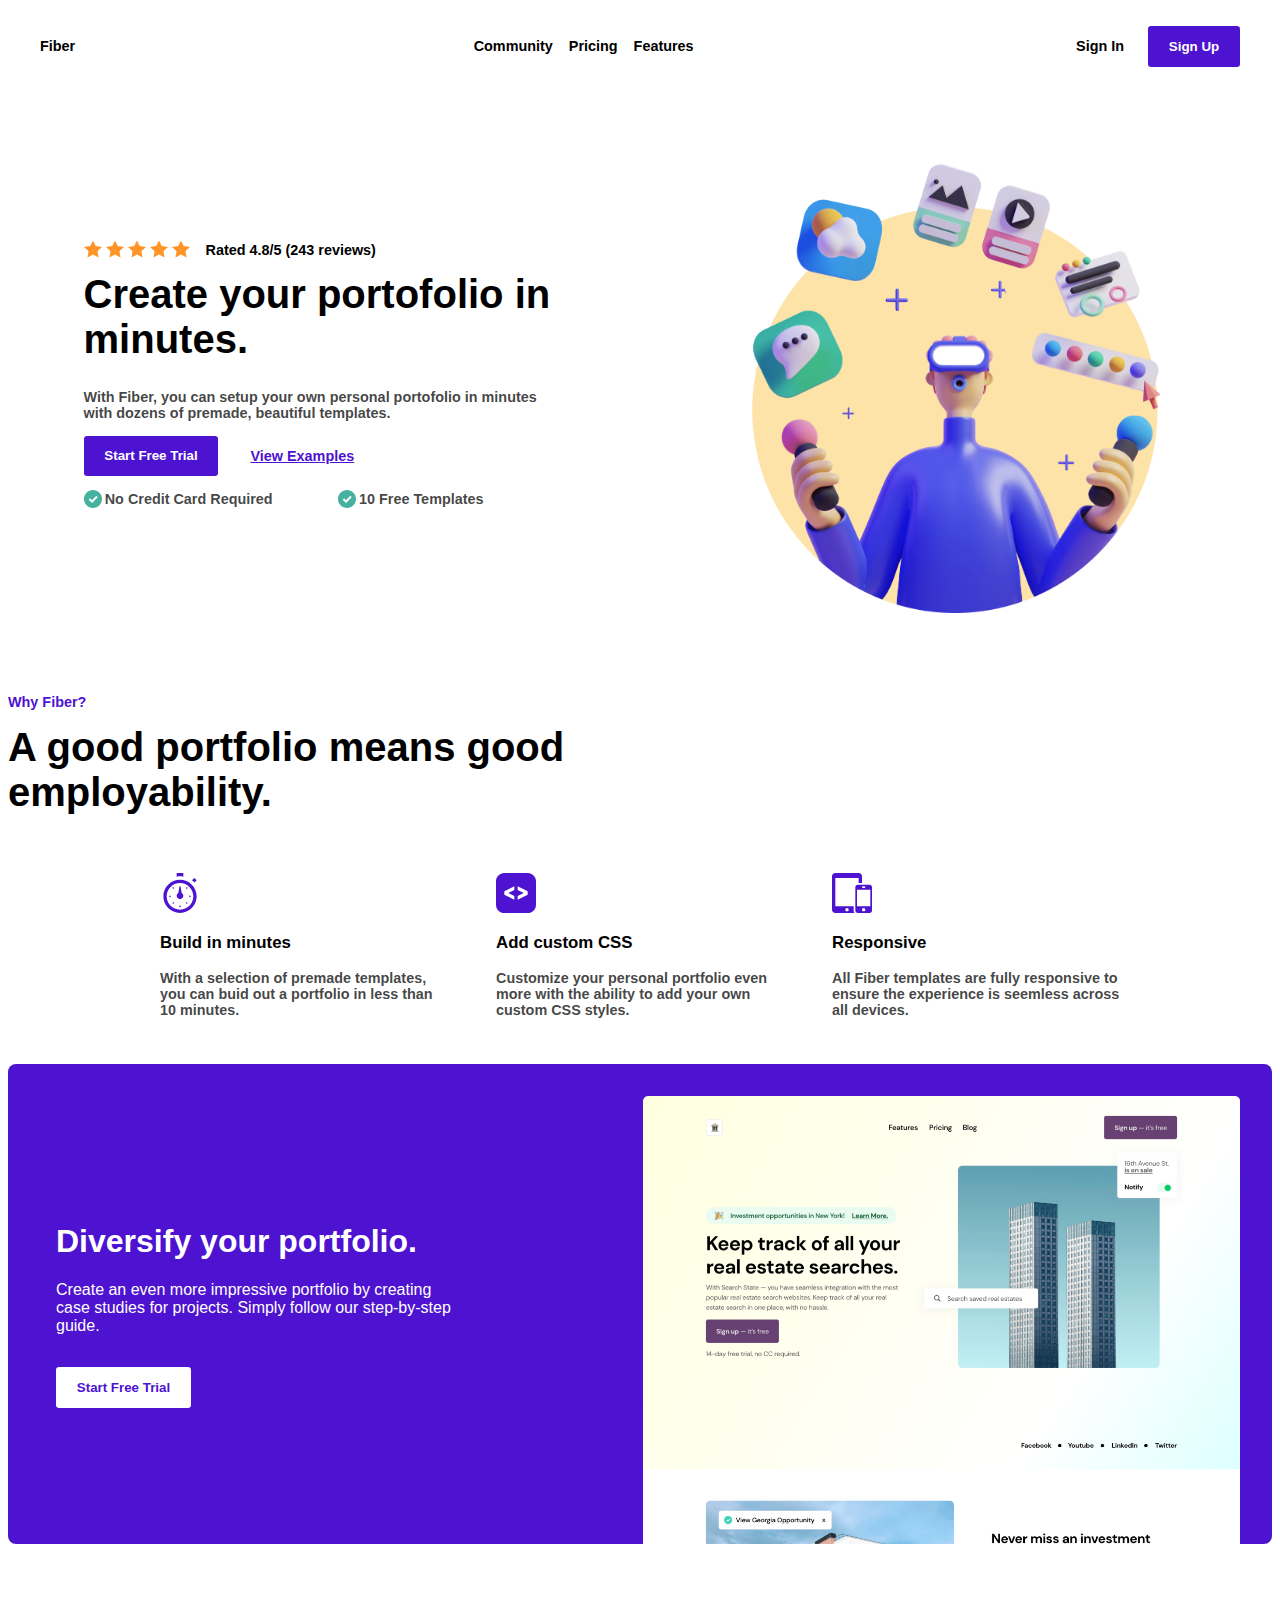
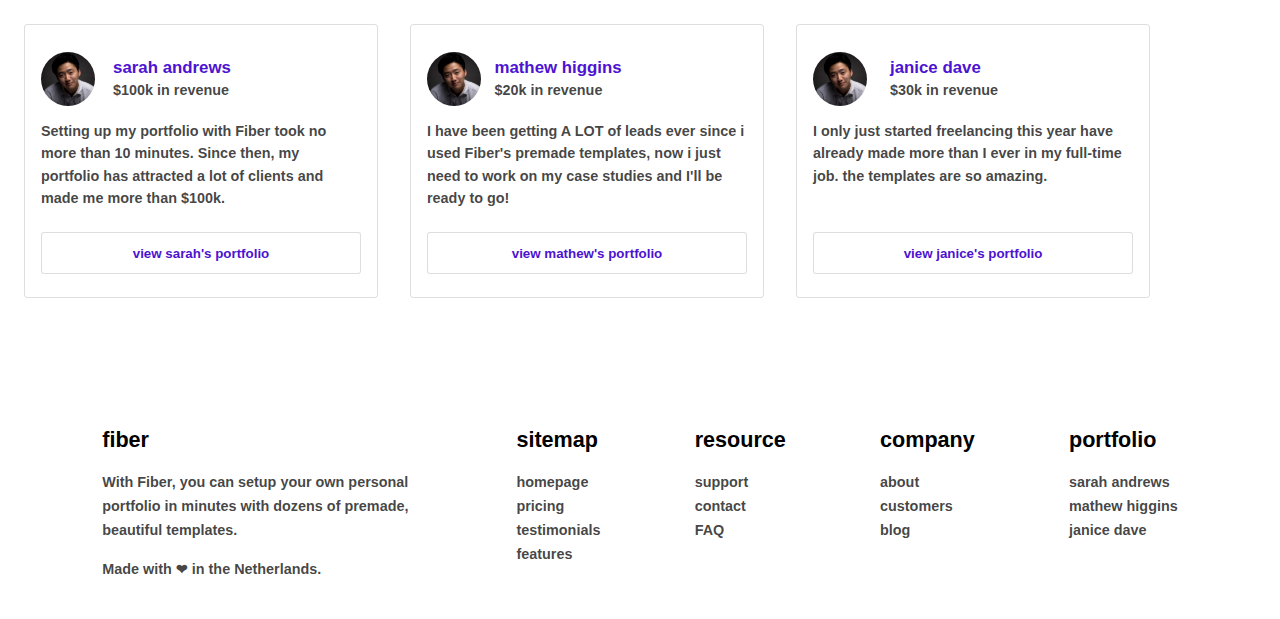
<file: index.html>
<!DOCTYPE html>
<html lang="en">

<head>
    <meta charset="UTF-8">
    <meta http-equiv="X-UA-Compatible" content="IE=edge">
    <meta name="viewport" content="width=device-width, initial-scale=1.0">
    <link rel="stylesheet" href="Design/index.css">
    <title>Fiber starter</title>
</head>

<body>
    <div class="wrapper">
        <div class="nav-bar">
            <div class="logo">
                <p>Fiber</p>
            </div>
            <div class="menu">
                <ul>
                    <li><a href="#">Community</a></li>
                    <li><a href="#">Pricing</a></li>
                    <li><a href="#">Features</a></li>
                </ul>
            </div>
            <div class="nav-sign">
                <div class="sign-in">
                    <a href="./index-2.html"><p>Sign In</p></a>
                </div>
                <div class="sign-up">
                    <a href="./index-2.html"><button>
                        Sign Up
                    </button>
                    </a>
                </div>
            </div>
        </div>
        <div class="hero-flex">
            <div class="detail">
                <div class="rating">
                    <div class="stars">
                        <svg width="18" height="18" viewBox="0 0 18 18" fill="none" xmlns="http://www.w3.org/2000/svg">
                            <path d="M9 0.440247L11.751 6.11625L18 6.9795L13.452 11.3505L14.562 17.5597L9 14.5845L3.43725 17.5597L4.548 11.3505L0 6.9795L6.249 6.11625L9 0.440247Z" fill="#FF9529"/>
                            </svg>
                        <svg width="18" height="18" viewBox="0 0 18 18" fill="none" xmlns="http://www.w3.org/2000/svg">
                                <path d="M9 0.440247L11.751 6.11625L18 6.9795L13.452 11.3505L14.562 17.5597L9 14.5845L3.43725 17.5597L4.548 11.3505L0 6.9795L6.249 6.11625L9 0.440247Z" fill="#FF9529"/>
                                </svg>
                        <svg width="18" height="18" viewBox="0 0 18 18" fill="none" xmlns="http://www.w3.org/2000/svg">
                                    <path d="M9 0.440247L11.751 6.11625L18 6.9795L13.452 11.3505L14.562 17.5597L9 14.5845L3.43725 17.5597L4.548 11.3505L0 6.9795L6.249 6.11625L9 0.440247Z" fill="#FF9529"/>
                                    </svg>
                        <svg width="18" height="18" viewBox="0 0 18 18" fill="none" xmlns="http://www.w3.org/2000/svg">
                                        <path d="M9 0.440247L11.751 6.11625L18 6.9795L13.452 11.3505L14.562 17.5597L9 14.5845L3.43725 17.5597L4.548 11.3505L0 6.9795L6.249 6.11625L9 0.440247Z" fill="#FF9529"/>
                                        </svg>
                        <svg width="18" height="18" viewBox="0 0 18 18" fill="none" xmlns="http://www.w3.org/2000/svg">
                                            <path d="M9 0.440247L11.751 6.11625L18 6.9795L13.452 11.3505L14.562 17.5597L9 14.5845L3.43725 17.5597L4.548 11.3505L0 6.9795L6.249 6.11625L9 0.440247Z" fill="#FF9529"/>
                                            </svg>
                    </div>
                    <div class="rat">
                        <p>
                            Rated 4.8/5 (243 reviews)
                        </p>
                    </div>
                </div>
                <div class="description">
                    <h1>
                        Create your portofolio in minutes.
                    </h1>
                    <p>
                        With Fiber, you can setup your own personal portofolio in minutes with dozens of premade, beautiful templates.
                    </p>
                    <div class="sign-tr-flex">
                        <div class="trial-btn">
                            <button>
                                Start Free Trial
                            </button>
                            <div class="more">
                                <a>View Examples</a>
                            </div>
                        </div>
                        <div class="tick-flex">
                            <div class="tick-cld">
                                <svg width="18" height="18" viewBox="0 0 24 24" fill="none" xmlns="http://www.w3.org/2000/svg">
                                    <path d="M12 0C5.373 0 0 5.373 0 12C0 18.627 5.373 24 12 24C18.627 24 24 18.627 24 12C24 5.373 18.627 0 12 0ZM10.75 17.292L6.25 12.928L8.107 11.07L10.75 13.576L16.393 7.792L18.25 9.649L10.75 17.292Z" fill="#45B19E"/>
                                    </svg>
                                <p>No Credit Card Required</p>
                            </div>
                            <div class="tick-cld">
                                <svg width="18" height="18" viewBox="0 0 24 24" fill="none" xmlns="http://www.w3.org/2000/svg">
                                    <path d="M12 0C5.373 0 0 5.373 0 12C0 18.627 5.373 24 12 24C18.627 24 24 18.627 24 12C24 5.373 18.627 0 12 0ZM10.75 17.292L6.25 12.928L8.107 11.07L10.75 13.576L16.393 7.792L18.25 9.649L10.75 17.292Z" fill="#45B19E"/>
                                    </svg>
                                <p>
                                    10 Free Templates
                                </p>
                            </div>
                        </div>
                    </div>
                </div>
            </div>
            <div class="hero-img">
                <img src="./Assests/hero-Illustration.png" alt="hero-image">
            </div>
        </div>
        <div class="features">
            <p>Why Fiber?</p>
            <h1>
                A good portfolio means good employability.
            </h1>
            <div class="features-flex">
                <div class="features-cld">
                    <svg width="40" height="40" viewBox="0 0 40 40" fill="none" xmlns="http://www.w3.org/2000/svg">
                <path d="M21.6666 20L20.52 13.3333H19.505L18.3333 20C17.34 20.5783 16.6666 21.64 16.6666 22.8717C16.6666 24.7117 18.16 26.205 20 26.205C21.84 26.205 23.3333 24.7117 23.3333 22.8717C23.3333 21.64 22.66 20.5783 21.6666 20ZM20 6.66667C10.7966 6.66667 3.33331 14.1283 3.33331 23.3333C3.33331 32.5383 10.7966 40 20 40C29.2033 40 36.6666 32.5383 36.6666 23.3333C36.6666 14.1283 29.2033 6.66667 20 6.66667ZM20 36.6667C12.6483 36.6667 6.66665 30.685 6.66665 23.3333C6.66665 15.9817 12.6483 10 20 10C27.3516 10 33.3333 15.9817 33.3333 23.3333C33.3333 30.685 27.3516 36.6667 20 36.6667ZM16.6666 3.635V0H23.3333V3.635C20.9366 3.23 19.0133 3.23833 16.6666 3.635ZM31.965 7.345L34.31 5L36.6666 7.35667L34.465 9.55833C33.695 8.75167 32.8583 8.015 31.965 7.345ZM10.8333 23.3333C10.8333 23.7933 10.46 24.1667 9.99998 24.1667C9.53998 24.1667 9.16665 23.7933 9.16665 23.3333C9.16665 22.8733 9.53998 22.5 9.99998 22.5C10.46 22.5 10.8333 22.8733 10.8333 23.3333ZM30.8333 23.3333C30.8333 23.7933 30.46 24.1667 30 24.1667C29.54 24.1667 29.1666 23.7933 29.1666 23.3333C29.1666 22.8733 29.54 22.5 30 22.5C30.46 22.5 30.8333 22.8733 30.8333 23.3333ZM20.8333 33.3333C20.8333 33.7933 20.46 34.1667 20 34.1667C19.54 34.1667 19.1666 33.7933 19.1666 33.3333C19.1666 32.8733 19.54 32.5 20 32.5C20.46 32.5 20.8333 32.8733 20.8333 33.3333ZM14.1666 30C14.1666 30.46 13.7933 30.8333 13.3333 30.8333C12.8733 30.8333 12.5 30.46 12.5 30C12.5 29.54 12.8733 29.1667 13.3333 29.1667C13.7933 29.1667 14.1666 29.54 14.1666 30ZM27.5 30C27.5 30.46 27.1266 30.8333 26.6666 30.8333C26.2066 30.8333 25.8333 30.46 25.8333 30C25.8333 29.54 26.2066 29.1667 26.6666 29.1667C27.1266 29.1667 27.5 29.54 27.5 30ZM14.1666 15C14.1666 15.46 13.7933 15.8333 13.3333 15.8333C12.8733 15.8333 12.5 15.46 12.5 15C12.5 14.54 12.8733 14.1667 13.3333 14.1667C13.7933 14.1667 14.1666 14.54 14.1666 15ZM27.5 15C27.5 15.46 27.1266 15.8333 26.6666 15.8333C26.2066 15.8333 25.8333 15.46 25.8333 15C25.8333 14.54 26.2066 14.1667 26.6666 14.1667C27.1266 14.1667 27.5 14.54 27.5 15Z" fill="#4D13D1"/>
                </svg>
                    <h3>
                        Build in minutes
                    </h3>
                    <p>
                        With a selection of premade templates, you can buid out a portfolio in less than 10 minutes.
                    </p>
                </div>
                <div class="features-cld">
                    <svg width="40" height="40" viewBox="0 0 40 40" fill="none" xmlns="http://www.w3.org/2000/svg">
                <path d="M31.6667 0H8.33333C3.73167 0 0 3.73167 0 8.33333V31.6667C0 36.2683 3.73167 40 8.33333 40H31.6667C36.27 40 40 36.2683 40 31.6667V8.33333C40 3.73167 36.27 0 31.6667 0ZM18.3333 16.9983L12.2667 20L18.3333 22.9933V26.6667L8.33333 21.775V18.2233L18.3333 13.3333V16.9983ZM31.6667 21.775L21.6667 26.6667V22.9933L27.7333 20L21.6667 16.9983V13.3333L31.6667 18.225V21.775Z" fill="#4D13D1"/>
                </svg>
                    <h3>
                        Add custom CSS
                    </h3>
                    <p>
                        Customize your personal portfolio even more with the ability to add your own custom CSS styles.
                    </p>
                </div>
                <div class="features-cld">
                    <svg width="40" height="40" viewBox="0 0 40 40" fill="none" xmlns="http://www.w3.org/2000/svg">
                <path fill-rule="evenodd" clip-rule="evenodd" d="M22.605 40H3.33333C1.49333 40 0 38.5067 0 36.6667V3.33333C0 1.49333 1.49333 0 3.33333 0H26.6667C28.5067 0 30 1.49333 30 3.33333V10H26.6667V5H3.33333V33.3333H21.6667V37.5C21.6667 38.3733 21.97 39.4583 22.605 40ZM37.5 11.6667C38.88 11.6667 40 12.7867 40 14.1667V37.5C40 38.8767 38.8817 40 37.5 40H25.8333C24.4517 40 23.3333 38.875 23.3333 37.5V14.1667C23.3333 12.7883 24.455 11.6667 25.8333 11.6667H37.5ZM15 35C15.92 35 16.6667 35.7467 16.6667 36.6667C16.6667 37.5867 15.92 38.3333 15 38.3333C14.08 38.3333 13.3333 37.5867 13.3333 36.6667C13.3333 35.7467 14.08 35 15 35ZM31.6667 38.3333C30.745 38.3333 30 37.5867 30 36.6667C30 35.7467 30.745 35 31.6667 35C32.5867 35 33.3317 35.7467 33.3317 36.6667C33.3317 37.5867 32.5867 38.3333 31.6667 38.3333ZM38.3333 33.3333V16.6267H25V33.3333H38.3333ZM32.5 15C32.9583 15 33.3333 14.6267 33.3333 14.1667C33.3333 13.7067 32.9583 13.3333 32.5 13.3333H30.8333C30.3733 13.3333 30 13.7067 30 14.1667C30 14.6267 30.3733 15 30.8333 15H32.5Z" fill="#4D13D1"/>
                </svg>
                    <h3>
                        Responsive
                    </h3>
                    <p>
                        All Fiber templates are fully responsive to ensure the experience is seemless across all devices.
                    </p>
                </div>
            </div>
        </div>
        <div class="display">
            <div class="description-display">
                <h1>
                    Diversify your portfolio.
                </h1>
                <p>
                    Create an even more impressive portfolio by creating case studies for projects. Simply follow our step-by-step guide.
                </p>
                <button>
                        Start Free Trial
                    </button>
            </div>
            <div class="bg-img">
                <img src="./Assests/Page Image.png" alt="page image">
            </div>
        </div>
        <div class="review">
            <div class="review-card">
                <div class="profile-grid">
                    <svg width="54" height="54" viewBox="0 0 54 54" fill="none" xmlns="http://www.w3.org/2000/svg" xmlns:xlink="http://www.w3.org/1999/xlink">
                            <circle cx="27" cy="27" r="27" fill="url(#pattern0)"/>
                            <defs>
                            <pattern id="pattern0" patternContentUnits="objectBoundingBox" width="1" height="1">
                            <use xlink:href="#image0" transform="scale(0.005)"/>
                            </pattern>
                            <image id="image0" width="200" height="200" xlink:href="[data-uri]"/>
                            </defs>
                            </svg>
                    <h3>
                        sarah andrews
                    </h3>
                    <p>
                        $100k in revenue
                    </p>
                </div>
                <div class="feed">
                    <p>
                        Setting up my portfolio with Fiber took no more than 10 minutes. Since then, my portfolio has attracted a lot of clients and made me more than $100k.
                    </p>
                </div>
                <div class="view-btn">
                    <button>
                            view sarah's portfolio
                        </button>
                </div>
            </div>
            <div class="review-card">
                <div class="profile-grid">
                    <svg width="54" height="54" viewBox="0 0 54 54" fill="none" xmlns="http://www.w3.org/2000/svg" xmlns:xlink="http://www.w3.org/1999/xlink">
                            <circle cx="27" cy="27" r="27" fill="url(#pattern0)"/>
                            <defs>
                            <pattern id="pattern0" patternContentUnits="objectBoundingBox" width="1" height="1">
                            <use xlink:href="#image0" transform="scale(0.005)"/>
                            </pattern>
                            <image id="image0" width="200" height="200" xlink:href="[data-uri]"/>
                            </defs>
                            </svg>
                    <h3>
                        mathew higgins
                    </h3>
                    <p>
                        $20k in revenue
                    </p>
                </div>
                <div class="feed">
                    <p>
                        I have been getting A LOT of leads ever since i used Fiber's premade templates, now i just need to work on my case studies and I'll be ready to go!
                    </p>
                </div>
                <div class="view-btn">
                    <button>
                            view mathew's portfolio
                        </button>
                </div>
            </div>
            <div class="review-card">
                <div class="profile-grid">
                    <svg width="54" height="54" viewBox="0 0 54 54" fill="none" xmlns="http://www.w3.org/2000/svg" xmlns:xlink="http://www.w3.org/1999/xlink">
                            <circle cx="27" cy="27" r="27" fill="url(#pattern0)"/>
                            <defs>
                            <pattern id="pattern0" patternContentUnits="objectBoundingBox" width="1" height="1">
                            <use xlink:href="#image0" transform="scale(0.005)"/>
                            </pattern>
                            <image id="image0" width="200" height="200" xlink:href="[data-uri]"/>
                            </defs>
                            </svg>
                    <h3>
                        janice dave
                    </h3>
                    <p>
                        $30k in revenue
                    </p>
                </div>
                <div class="feed">
                    <p>
                        I only just started freelancing this year have already made more than I ever in my full-time job. the templates are so amazing.
                    </p>
                </div>
                <div class="view-btn">
                    <button>
                            view janice's portfolio
                        </button>
                </div>
            </div>
        </div>
    </div>
    </div>
    <footer>
        <div class="foot-flex">
            <div class="fiber-foot f">
                <h2>
                    fiber
                </h2>
                <p>
                    With Fiber, you can setup your own personal portfolio in minutes with dozens of premade, beautiful templates.
                </p>
                <p>
                    Made with &#10084 in the Netherlands.
                </p>
            </div>
            <div class="map f">
                <h2>
                    sitemap
                </h2>
                <ul>
                    <li><a href="#">homepage</a></li>
                    <li><a href="#">pricing</a></li>
                    <li><a href="#">testimonials</a></li>
                    <li><a href="#">features</a></li>
                </ul>
            </div>
            <div class="resource f">
                <h2>
                    resource
                </h2>
                <ul>
                    <li><a href="#">support</a></li>
                    <li><a href="#">contact</a></li>
                    <li><a href="#">FAQ</a></li>
                </ul>
            </div>
            <div class="company f">
                <h2>
                    company
                </h2>
                <ul>
                    <li><a href="#">about</a></li>
                    <li><a href="#">customers</a></li>
                    <li><a href="#">blog</a></li>
                </ul>
            </div>
            <div class="portfolio f">
                <h2>
                    portfolio
                </h2>
                <ul>
                    <li><a href="#">sarah andrews</a></li>
                    <li><a href="#">mathew higgins</a></li>
                    <li><a href="#">janice dave</a></li>
                </ul>
            </div>
        </div>
    </footer>
</body>


</html>
</file>
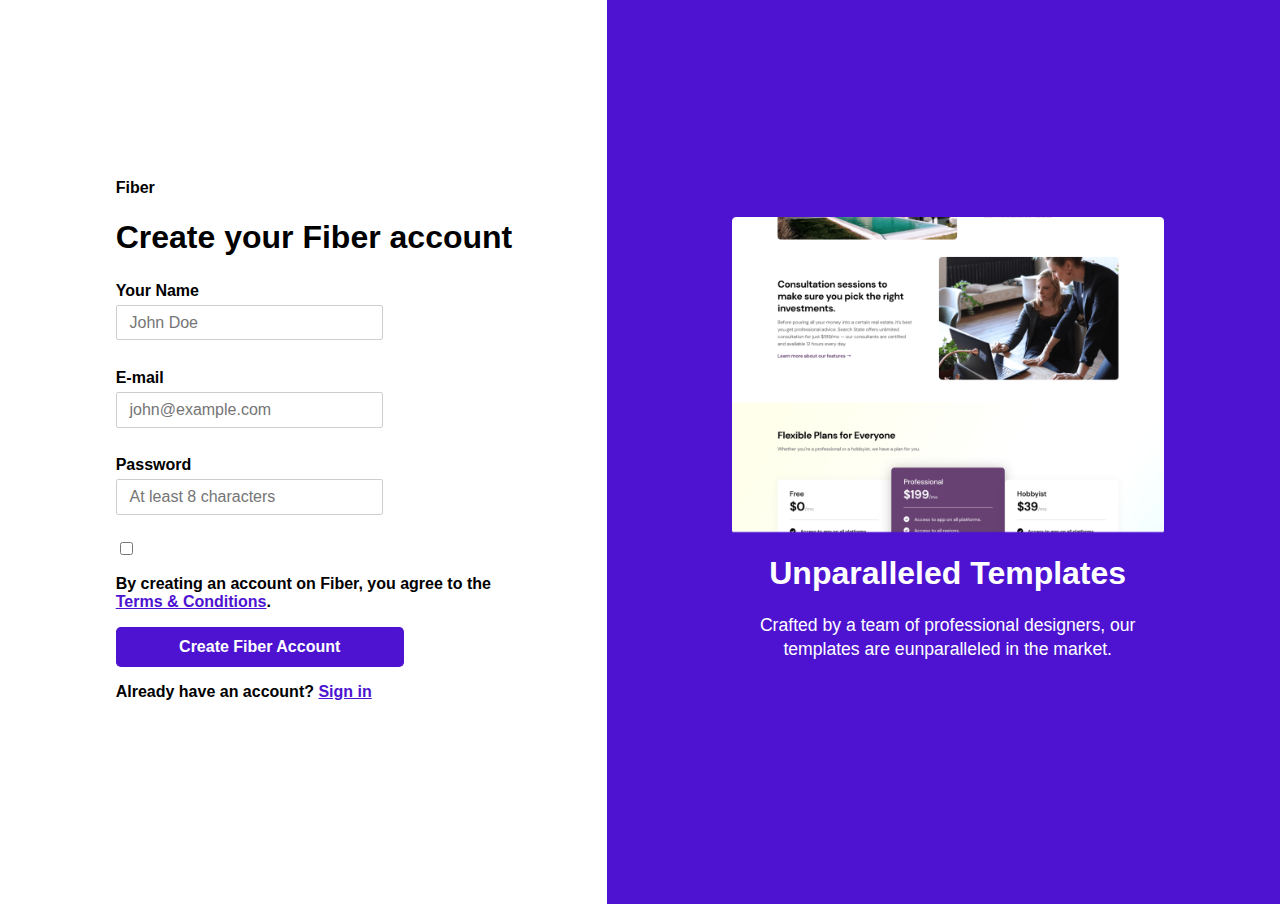
<file: index-2.html>
<!DOCTYPE html>
<html lang="en">

<head>
    <link rel="stylesheet" href="Design/index-2.css">
    <meta charset="UTF-8">
    <meta http-equiv="X-UA-Compatible" content="IE=edge">
    <meta name="viewport" content="width=device-width, initial-scale=1.0">
    <title>Fiber-Sign up page</title>
</head>

<style>
    
</style>

<body>
    <div class="wrapper">
        <div class="sign-in">
            <div class="mid">
                <div class="top">
                    Fiber
                </div>
                <div class="fill">
                    <h1>
                        Create your Fiber account
                    </h1>
                    <form>
                        <label id="YourName" for="Your-Name">
                            Your Name
                    </label>
                        <input type="text" id="Your-Name" placeholder="John Doe">

                        <label id="Email" for="e-mail">
                        E-mail
                    </label>
                        <input type="text" id="e-mail" placeholder="john@example.com">

                        <label id="pswrd" for="pass">
                            Password
                    </label>
                        <input id="pass" type="password" placeholder="At least 8 characters">
                    </form>
                    <div class="tandc">
                        <input type="checkbox" id="terms">
                        <p>
                            By creating an account on Fiber, you agree to the <a href="#">Terms & Conditions</a>.
                        </p>
                    </div>
                </div>
                <div class="button">
                    <button for="form" id="create">
                        Create Fiber Account
                </button>
                </div>
                <div class="sing-up">
                    <p>
                        Already have an account? <a href="#">Sign in</a>
                    </p>
                </div>
            </div>
        </div>
        <div class="scroll">
            <div class="img">
                <img src="./Assests/Sign Up Image.png" alt="templates">
            </div>
            <div class="text">
                <h1>
                    Unparalleled Templates
                </h1>
                <p>
                    Crafted by a team of professional designers, our templates are eunparalleled in the market.
                </p>
                <div class="circle">
                    <div class="c1"></div>
                    <div class="c2"></div>
                    <div class="c3"></div>
                    <div class="c4"></div>
                </div>
            </div>
        </div>
    </div>
</body>

</html>
</file>
<file: Design/index.css>
body {
    font-size: 10px;
    --prime-color: #4D13D1;
    --text-color: #000000bd;
}

.wrapper,
footer {
    font-size: 0.9rem;
    font-family: raleway, sans-serif;
    padding: 1rem 0;
    color: var(--text-color);
    font-weight: 700;
}

.wrapper ul,
footer ul {
    list-style-type: none;
}

a {
    text-decoration: none;
    color: inherit;
}

button {
    outline: none !important;
    border: none;
    border-radius: 0.2rem;
    background-color: var(--prime-color);
    color: #fff;
    padding: 0.8rem 1.3rem;
    font-weight: bold;
    cursor: pointer;
}

h1,
h3,
h2,
.rat,
.nav-bar {
    color: #000;
}


/* center margin */

.nav-bar,
.hero-flex,
.features,
.display,
.features-flex,
footer {
    margin: 0 auto;
}


/* nav bar */

.logo {
    font-weight: 700;
}

.menu ul,
.nav-sign,
.nav-bar,
.tick-cld,
.tick-flex,
.hero-flex,
.rating,
.trial-btn,
.features-flex,
.display,
.review,
.foot-flex {
    display: flex;
    align-items: center;
}

.features-flex,
.nav-bar,
.tick-flex,
.tick-cld,
.display {
    justify-content: space-between;
}

.menu ul a,
.nav-sign p {
    margin: 0 0.5rem;
}

.nav-bar {
    max-width: 80rem;
    padding: 0 2rem;
}

.sign-in {
    font-weight: bold;
    margin: 0 1rem;
}


/* main section */

.hero-flex {
    max-width: 90rem;
    padding: 4rem 0;
    justify-content: space-around;
}

.detail {
    padding: 2rem 0;
    max-width: 30rem;
}

.hero-flex h1,
.features h1 {
    font-size: 2.5rem;
    margin-top: -0;
}

.rat {
    font-weight: bold;
    margin-left: 1rem;
}

.more {
    color: var(--prime-color);
    text-decoration: underline;
    font-weight: bold;
    padding: 0 2rem;
}

.tick-cld svg {
    margin-right: 0.2rem;
}

.tick-flex {
    max-width: 25rem;
}

.hero-img img {
    max-height: 30rem;
}


/* features section */

.features>p {
    color: var(--prime-color);
    font-weight: bold;
}

.features>h1,
.features>p {
    max-width: 40rem;
}

.features {
    max-width: 80rem;
}

.features-cld {
    max-width: 18rem;
}

.features-flex {
    max-width: 60rem;
    padding: 2rem 0;
}


/* demo template */

.display {
    background-color: var(--prime-color);
    height: 30rem;
    border-radius: 0.5rem;
    font-size: 1rem;
    font-weight: 400;
    max-width: 80rem;
}

.display h1,
.display {
    color: #fff;
}

.display button {
    color: var(--prime-color);
    background-color: #fff;
    font-weight: 800;
}

.display img {
    max-height: 28rem;
    margin: 2rem 2rem 0 0;
}

.description-display {
    max-width: 30rem;
    padding: 3rem;
}

.description-display p {
    max-width: 25rem;
    margin-top: -1rem;
}

.bg-img {
    height: 30rem;
}

.display p {
    padding: 1rem 0;
}


/* Review */

.review {
    margin: 5rem auto;
    max-width: 80rem;
    overflow: scroll;
}

.review h3 {
    color: var(--prime-color);
}

.review button {
    background-color: #fff;
    color: var(--prime-color);
    width: 20rem;
    margin-top: 1rem;
}

.review button,
.review-card {
    border: 0.1rem solid #00000021;
    border-radius: 0.2rem;
}

.review-card p {
    line-height: 1.4rem;
}

.review-card {
    max-width: 20rem;
    margin: 0 1rem;
    padding: 1rem;
    height: 15rem;
}

.feed {
    height: 6rem;
}


/* review grid */

.profile-grid {
    display: grid;
    grid-template-columns: repeat(2, 50%) / 20% auto;
    height: 4rem;
    width: 15rem;
    align-items: center;
}

.profile-grid svg {
    grid-column: 1/2;
    grid-row: 1/3;
}

.profile-grid h3 {
    grid-row: 1/2;
    grid-column: 2/3;
}

.profile-grid h3,
.profile-grid p {
    margin-left: -2rem;
}

.profile-grid p {
    grid-row: 2/3;
    grid-column: 2/3;
    margin-top: -1rem;
}


/* footer section */

.foot-flex {
    align-items: flex-start;
    flex-wrap: wrap;
    line-height: 1.5rem;
    justify-content: space-evenly;
}

.fiber-foot {
    max-width: 20rem;
}

footer ul {
    margin-left: -2.5rem;
}

footer {
    max-width: 100rem;
}


/* mobile view */

@media screen and (max-width:830px) {
    .hero-flex {
        flex-wrap: wrap-reverse;
    }
    .features-flex {
        flex-direction: column;
    }
    .features-cld {
        margin: 1.5rem 0;
        max-width: 25rem;
    }
    .display {
        flex-direction: column;
    }
    .display img {
        height: 20rem;
    }
    .bg-img {
        overflow: hidden;
    }
    .foot-flex {
        margin: 0 1rem;
    }
    .f {
        margin: 0 3rem;
    }
}

@media screen and (max-width:590px) {
    .nav-bar {
        flex-direction: column;
    }
    .nav-sign {
        margin-top: 2rem;
    }
    .trial-btn,
    .tick-flex {
        flex-direction: column;
    }
    .more {
        margin: 1rem 0;
    }
    .hero-img img {
        height: 22rem;
    }
    .foot-flex {
        justify-content: flex-start;
    }
    .display img {
        height: 13rem;
    }
    .description-display {
        padding: 1rem;
    }
    .tick-flex {
        align-items: flex-start;
        margin: 0 auto;
        max-width: 20rem;
    }
    .tick-cld {
        margin: -0.4rem;
    }
    .foot-flex {
        margin-left: -3rem;
    }
    .hero-flex h1,
    .features h1 {
        font-size: 2rem;
    }
}
</file>
<file: Design/index-2.css>
body {
    font-size: 10px;
    --prime-color: #4D13D1;
    --text-color: #000000bd;
}

.wrapper {
    font-size: 1rem;
    font-family: raleway, sans-serif;
    padding: 0;
    margin: 0;
    font-weight: 700;
    display: flex;
    height: 55rem;
}

img {
    max-width: 27rem;
}

.img {
    width: 100%;
    display: flex;
    justify-content: center;
}

a {
    color: var(--prime-color);
}

.sign-in {
    width: 50rem;
    display: flex;
    align-items: center;
    justify-content: center;
}

.mid {
    max-width: 25rem;
    margin: 4rem;
}

#create {
    background-color: var(--prime-color);
    color: #fff;
    font-family: inherit;
    font-weight: 600;
    font-size: inherit;
    outline: none;
    border: none;
    cursor: pointer;
    min-width: 18rem;
    height: 2.5rem;
    border-radius: 0.3rem;
}

.scroll {
    background-color: var(--prime-color);
    display: flex;
    justify-content: center;
    align-items: center;
    flex-direction: column;
    color: #fff;
    width: 70%;
    margin: -1rem;
}

.text {
    text-align: center;
}

.text>p {
    max-width: 26rem;
    font-weight: 300;
    font-size: 1.1rem;
    line-height: 1.5rem;
}

form input {
    width: 15rem;
    height: 2.1rem;
    margin-bottom: 1.5rem;
}

form label {
    margin: 0.3rem 0;
}

form {
    display: flex;
    flex-direction: column;
    justify-content: space-evenly;
}

input[type="text"],
input[type="password"] {
    border: 0.01rem solid #00000031;
    border-radius: 0.15rem;
    font-size: inherit;
    padding: 0 0.8rem;
}
/* mobile view */

@media screen and (max-width:480px) {
    .wrapper {
        flex-wrap: wrap;
    }
    img {
        max-width: 24rem;
    }
}
</file>
